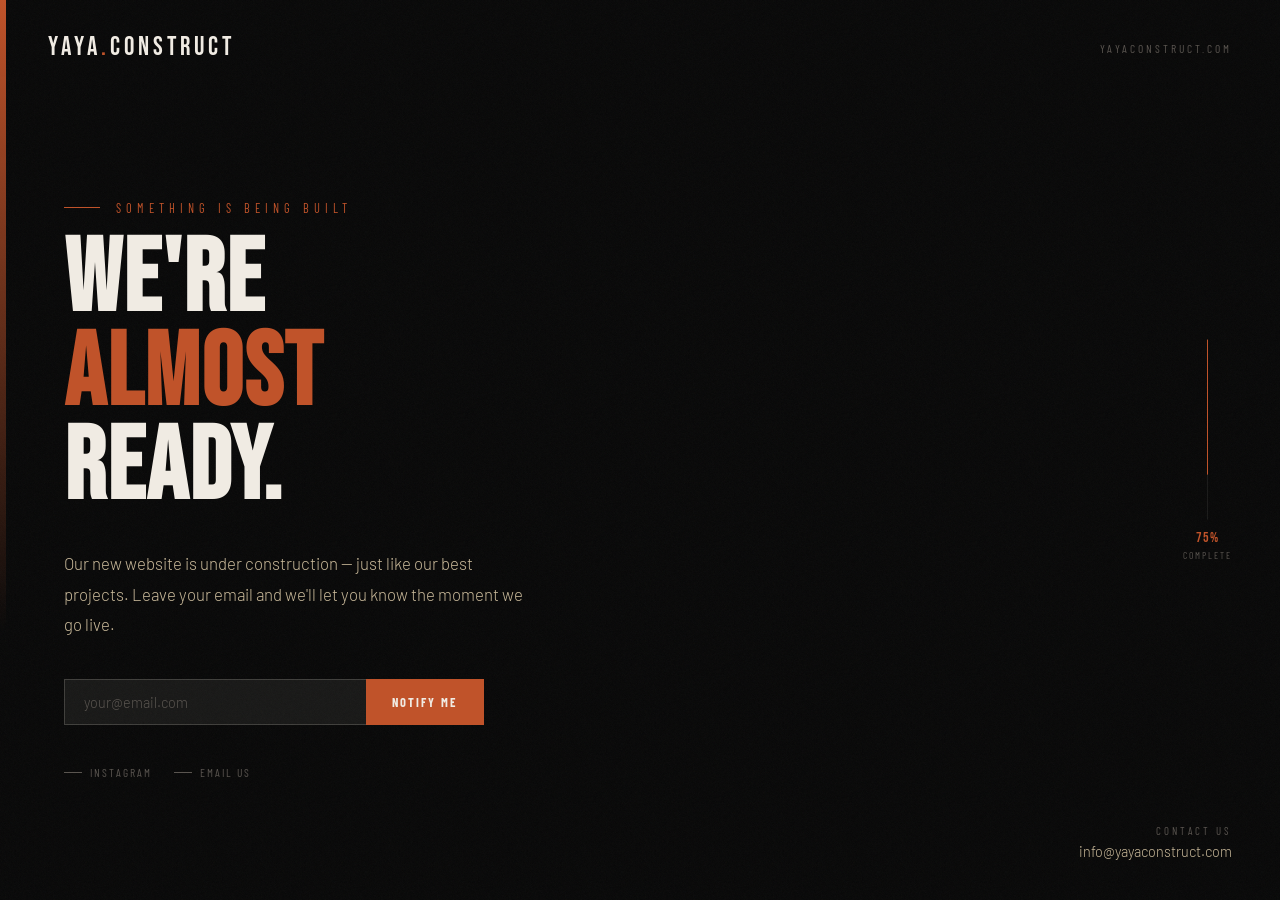
<file: index.html>
<!DOCTYPE html>
<html lang="en">
<head>
  <meta charset="UTF-8" />
  <meta name="viewport" content="width=device-width, initial-scale=1.0"/>
  <title>Yaya Construct – Coming Soon</title>
  <link rel="preconnect" href="https://fonts.googleapis.com">
  <link href="https://fonts.googleapis.com/css2?family=Bebas+Neue&family=Barlow:wght@300;400;500&family=Barlow+Condensed:wght@400;600;700&display=swap" rel="stylesheet">
  <style>
    *, *::before, *::after { margin: 0; padding: 0; box-sizing: border-box; }

    :root {
      --black: #080808;
      --off-white: #f0ebe3;
      --sand: #c9b99a;
      --rust: #c0532a;
      --concrete: #5a5550;
    }

    html, body {
      height: 100%;
      font-family: 'Barlow', sans-serif;
      background: var(--black);
      color: var(--off-white);
      overflow: hidden;
    }

    /* Background image layer */
    .bg {
      position: fixed;
      inset: 0;
      background:
        url('https://images.unsplash.com/photo-1503387762-592deb58ef4e?w=1800&q=80')
        center / cover no-repeat;
      filter: grayscale(60%) brightness(0.22);
      transform: scale(1.04);
      animation: bgZoom 20s ease-out forwards;
    }

    @keyframes bgZoom {
      from { transform: scale(1.08); }
      to   { transform: scale(1.0); }
    }

    /* Grain texture overlay */
    .grain {
      position: fixed;
      inset: 0;
      opacity: 0.04;
      pointer-events: none;
      background-image: url("data:image/svg+xml,%3Csvg viewBox='0 0 256 256' xmlns='http://www.w3.org/2000/svg'%3E%3Cfilter id='noise'%3E%3CfeTurbulence type='fractalNoise' baseFrequency='0.9' numOctaves='4' stitchTiles='stitch'/%3E%3C/filter%3E%3Crect width='100%25' height='100%25' filter='url(%23noise)'/%3E%3C/svg%3E");
      background-repeat: repeat;
      background-size: 128px;
    }

    /* Rust diagonal accent bar */
    .accent-bar {
      position: fixed;
      top: 0; left: 0;
      width: 6px;
      height: 100%;
      background: linear-gradient(to bottom, var(--rust) 0%, transparent 70%);
      z-index: 10;
    }

    /* Top bar */
    .top-bar {
      position: fixed;
      top: 0; left: 0; right: 0;
      z-index: 20;
      display: flex;
      justify-content: space-between;
      align-items: center;
      padding: 2rem 3rem;
      animation: fadeDown 0.8s 0.3s both;
    }

    @keyframes fadeDown {
      from { opacity: 0; transform: translateY(-16px); }
      to   { opacity: 1; transform: translateY(0); }
    }

    .logo {
      font-family: 'Bebas Neue', sans-serif;
      font-size: 1.6rem;
      letter-spacing: 4px;
      color: var(--off-white);
    }

    .logo .dot { color: var(--rust); }

    .top-domain {
      font-family: 'Barlow Condensed', sans-serif;
      font-size: 0.72rem;
      letter-spacing: 3px;
      text-transform: uppercase;
      color: var(--concrete);
    }

    /* Main content */
    .content {
      position: relative;
      z-index: 10;
      height: 100vh;
      display: flex;
      flex-direction: column;
      justify-content: center;
      padding: 8rem 3rem 3rem 4rem;
    }

    .eyebrow {
      font-family: 'Barlow Condensed', sans-serif;
      font-size: 0.78rem;
      letter-spacing: 5px;
      text-transform: uppercase;
      color: var(--rust);
      margin-bottom: 1.2rem;
      display: flex;
      align-items: center;
      gap: 1rem;
      animation: fadeUp 0.8s 0.5s both;
    }

    .eyebrow::before {
      content: '';
      display: block;
      width: 36px;
      height: 1px;
      background: var(--rust);
    }

    .headline {
      font-family: 'Bebas Neue', sans-serif;
      font-size: clamp(3.5rem, 8vw, 8rem);
      line-height: 0.92;
      letter-spacing: 2px;
      animation: fadeUp 0.8s 0.65s both;
    }

    .headline .highlight { color: var(--rust); }

    .tagline {
      margin-top: 2rem;
      font-size: clamp(0.9rem, 1.4vw, 1.05rem);
      font-weight: 300;
      color: var(--sand);
      max-width: 460px;
      line-height: 1.8;
      animation: fadeUp 0.8s 0.8s both;
    }

    /* Notify form */
    .notify-form {
      margin-top: 2.5rem;
      display: flex;
      gap: 0;
      max-width: 420px;
      animation: fadeUp 0.8s 0.95s both;
    }

    .notify-form input {
      flex: 1;
      padding: 0.85rem 1.2rem;
      background: rgba(240,235,227,0.07);
      border: 1px solid rgba(240,235,227,0.18);
      border-right: none;
      color: var(--off-white);
      font-family: 'Barlow', sans-serif;
      font-size: 0.9rem;
      font-weight: 300;
      outline: none;
      transition: border-color 0.2s, background 0.2s;
    }

    .notify-form input::placeholder { color: var(--concrete); }
    .notify-form input:focus {
      background: rgba(240,235,227,0.11);
      border-color: rgba(192,83,42,0.6);
    }

    .notify-form button {
      background: var(--rust);
      color: var(--off-white);
      border: 1px solid var(--rust);
      padding: 0.85rem 1.6rem;
      font-family: 'Barlow Condensed', sans-serif;
      font-size: 0.78rem;
      font-weight: 700;
      letter-spacing: 2px;
      text-transform: uppercase;
      cursor: pointer;
      transition: background 0.2s;
      white-space: nowrap;
    }

    .notify-form button:hover { background: #9e4222; border-color: #9e4222; }
    .notify-form button:disabled { opacity: 0.6; cursor: not-allowed; }

    .notify-success {
      display: none;
      margin-top: 1rem;
      font-family: 'Barlow Condensed', sans-serif;
      font-size: 0.8rem;
      letter-spacing: 2px;
      text-transform: uppercase;
      color: var(--rust);
    }

    .notify-error {
      display: none;
      margin-top: 1rem;
      font-family: 'Barlow Condensed', sans-serif;
      font-size: 0.8rem;
      letter-spacing: 2px;
      text-transform: uppercase;
      color: #e05a3a;
    }

    /* Socials */
    .socials {
      display: flex;
      gap: 1.4rem;
      margin-top: 2.5rem;
      animation: fadeUp 0.8s 1.1s both;
    }

    .socials a {
      font-family: 'Barlow Condensed', sans-serif;
      font-size: 0.72rem;
      letter-spacing: 2px;
      text-transform: uppercase;
      color: var(--concrete);
      text-decoration: none;
      display: flex;
      align-items: center;
      gap: 0.5rem;
      transition: color 0.2s;
    }

    .socials a:hover { color: var(--rust); }

    .socials a::before {
      content: '';
      display: inline-block;
      width: 18px;
      height: 1px;
      background: currentColor;
    }

    /* Bottom right corner info */
    .corner-info {
      position: fixed;
      bottom: 2.5rem;
      right: 3rem;
      z-index: 20;
      text-align: right;
      animation: fadeUp 0.8s 1.2s both;
    }

    .corner-label {
      font-family: 'Barlow Condensed', sans-serif;
      font-size: 0.68rem;
      letter-spacing: 3px;
      text-transform: uppercase;
      color: var(--concrete);
      margin-bottom: 0.4rem;
    }

    .corner-email {
      font-size: 0.9rem;
      font-weight: 300;
      color: var(--sand);
    }

    .corner-email a {
      color: var(--sand);
      text-decoration: none;
      transition: color 0.2s;
    }

    .corner-email a:hover { color: var(--rust); }

    /* Vertical construction progress line */
    .progress-track {
      position: fixed;
      right: 3rem;
      top: 50%;
      transform: translateY(-50%);
      z-index: 10;
      display: flex;
      flex-direction: column;
      align-items: center;
      gap: 0;
    }

    .progress-line-bg {
      width: 1px;
      height: 180px;
      background: rgba(240,235,227,0.08);
      position: relative;
    }

    .progress-line-fill {
      position: absolute;
      top: 0; left: 0;
      width: 1px;
      background: var(--rust);
      animation: lineGrow 2s 1.5s ease-out forwards;
    }

    @keyframes lineGrow {
      from { height: 0%; }
      to   { height: 75%; }
    }

    .progress-pct {
      font-family: 'Bebas Neue', sans-serif;
      font-size: 0.85rem;
      color: var(--rust);
      margin-top: 0.6rem;
      letter-spacing: 1px;
      writing-mode: initial;
      animation: fadeUp 0.8s 3s both;
    }

    .progress-text {
      font-family: 'Barlow Condensed', sans-serif;
      font-size: 0.6rem;
      letter-spacing: 2px;
      text-transform: uppercase;
      color: var(--concrete);
      margin-top: 0.2rem;
      animation: fadeUp 0.8s 3s both;
    }

    @keyframes fadeUp {
      from { opacity: 0; transform: translateY(20px); }
      to   { opacity: 1; transform: translateY(0); }
    }

    /* Mobile */
    @media (max-width: 640px) {
      .content { padding: 7rem 1.5rem 8rem; }
      .top-bar { padding: 1.4rem 1.5rem; }
      .headline { font-size: clamp(3rem, 14vw, 5rem); }
      .corner-info { right: 1.5rem; bottom: 2rem; }
      .progress-track { display: none; }
      .notify-form { flex-direction: column; max-width: 100%; }
      .notify-form input { border-right: 1px solid rgba(240,235,227,0.18); border-bottom: none; }
      .notify-form button { width: 100%; }
    }
  </style>
</head>
<body>

  <div class="bg"></div>
  <div class="grain"></div>
  <div class="accent-bar"></div>

  <!-- Top bar -->
  <div class="top-bar">
    <div class="logo">YAYA<span class="dot">.</span>CONSTRUCT</div>
    <div class="top-domain">yayaconstruct.com</div>
  </div>

  <!-- Main content -->
  <div class="content">
    <div class="eyebrow">Something is being built</div>

    <h1 class="headline">
      WE'RE<br>
      <span class="highlight">ALMOST</span><br>
      READY.
    </h1>

    <p class="tagline">
      Our new website is under construction — just like our best projects.
      Leave your email and we'll let you know the moment we go live.
    </p>

    <div class="notify-form">
      <input type="email" id="email-input" placeholder="your@email.com" />
      <button id="notify-btn" onclick="submitNotify()">Notify Me</button>
    </div>
    <div class="notify-success" id="notify-success">
      ✓ &nbsp; You're on the list — we'll be in touch.
    </div>
    <div class="notify-error" id="notify-error">
      Something went wrong. Please try again.
    </div>

    <div class="socials">
      <a href="https://www.instagram.com/yayaconstruct/" target="_blank">Instagram</a>
      <a href="mailto:info@yayaconstruct.com">Email Us</a>
    </div>
  </div>

  <!-- Corner contact -->
  <div class="corner-info">
    <div class="corner-label">Contact Us</div>
    <div class="corner-email"><a href="mailto:info@yayaconstruct.com">info@yayaconstruct.com</a></div>
  </div>

  <!-- Progress indicator -->
  <div class="progress-track">
    <div class="progress-line-bg">
      <div class="progress-line-fill" id="prog-fill"></div>
    </div>
    <div class="progress-pct">75%</div>
    <div class="progress-text">Complete</div>
  </div>

  <script>
    async function submitNotify() {
      const input = document.getElementById('email-input');
      const btn = document.getElementById('notify-btn');
      const success = document.getElementById('notify-success');
      const error = document.getElementById('notify-error');

      if (!input.value || !input.value.includes('@')) {
        input.style.borderColor = 'rgba(192,83,42,0.8)';
        input.focus();
        return;
      }

      btn.disabled = true;
      btn.textContent = 'Sending...';
      error.style.display = 'none';

      try {
        const response = await fetch('https://formspree.io/f/mykblnez', {
          method: 'POST',
          headers: { 'Content-Type': 'application/json', 'Accept': 'application/json' },
          body: JSON.stringify({ email: input.value, _subject: 'New notification request – Yaya Construct' })
        });

        if (response.ok) {
          input.style.display = 'none';
          btn.style.display = 'none';
          success.style.display = 'block';
        } else {
          throw new Error('Server error');
        }
      } catch (e) {
        btn.disabled = false;
        btn.textContent = 'Notify Me';
        error.style.display = 'block';
      }
    }

    document.getElementById('email-input').addEventListener('keydown', function(e) {
      if (e.key === 'Enter') submitNotify();
    });
  </script>
</body>
</html>
</file>
